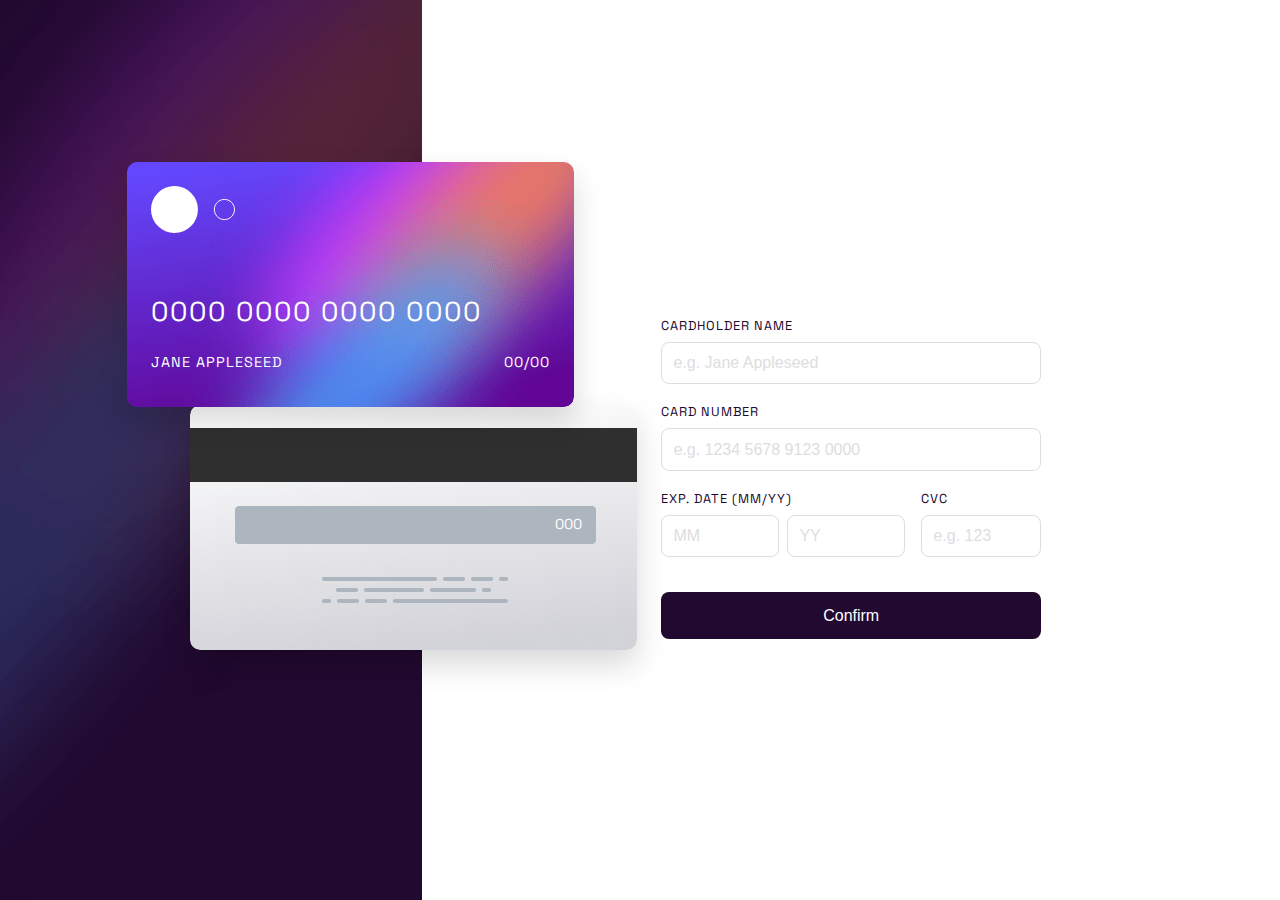
<file: index.html>
<!DOCTYPE html>
<html lang="en">
<head>
  <meta charset="UTF-8">
  <meta name="viewport" content="width=device-width, initial-scale=1.0">
  <link rel="icon" type="image/png" sizes="32x32" href="./images/favicon-32x32.png">
  <title>Frontend Mentor | Interactive card details form</title>
  <link rel="stylesheet" href="styles.css">
</head>
<body>

  <main class="container">
    <div class="card-display">
      <div class="card card-front">
        <img src="./images/card-logo.svg" alt="card logo" class="card-logo">
        <p class="card-number-display">0000 0000 0000 0000</p>
        <div class="card-details-display">
          <p class="card-name-display">Jane Appleseed</p>
          <p>
            <span class="card-exp-month-display">00</span>/<span class="card-exp-year-display">00</span></p>
        </div>
      </div>
      <div class="card card-back">
        <p class="card-cvc-display">000</p>
      </div>
    </div>

    <div class="form-section">
      <form id="card-form">
        <div class="form-group">
          <label for="cardholder-name">Cardholder Name</label>
          <input type="text" id="cardholder-name" placeholder="e.g. Jane Appleseed" required>
          <span class="error-message"></span>
        </div>
        <div class="form-group">
          <label for="card-number">Card Number</label>
          <input type="text" id="card-number" placeholder="e.g. 1234 5678 9123 0000" required maxlength="19">
          <span class="error-message"></span>
        </div>
        <div class="form-row">
          <div class="form-group">
            <label for="exp-month">Exp. Date (MM/YY)</label>
            <div class="expiry-inputs">
              <input type="text" id="exp-month" placeholder="MM" required maxlength="2">
              <input type="text" id="exp-year" placeholder="YY" required maxlength="2">
            </div>
            <span class="error-message"></span>
          </div>
          <div class="form-group">
            <label for="cvc">CVC</label>
            <input type="text" id="cvc" placeholder="e.g. 123" required maxlength="3">
            <span class="error-message"></span>
          </div>
        </div>
        <button type="submit" class="submit-btn">Confirm</button>
      </form>

      <div class="completed-state" style="display: none;">
        <img src="./images/icon-complete.svg" alt="Complete">
        <h2>Thank You!</h2>
        <p>We've added your card details</p>
        <button type="submit" class="submit-btn" id="continue-btn">Continue</button>
      </div>
    </div>
  </main>

  <script src="script.js"></script>
</body>
</html>
</file>
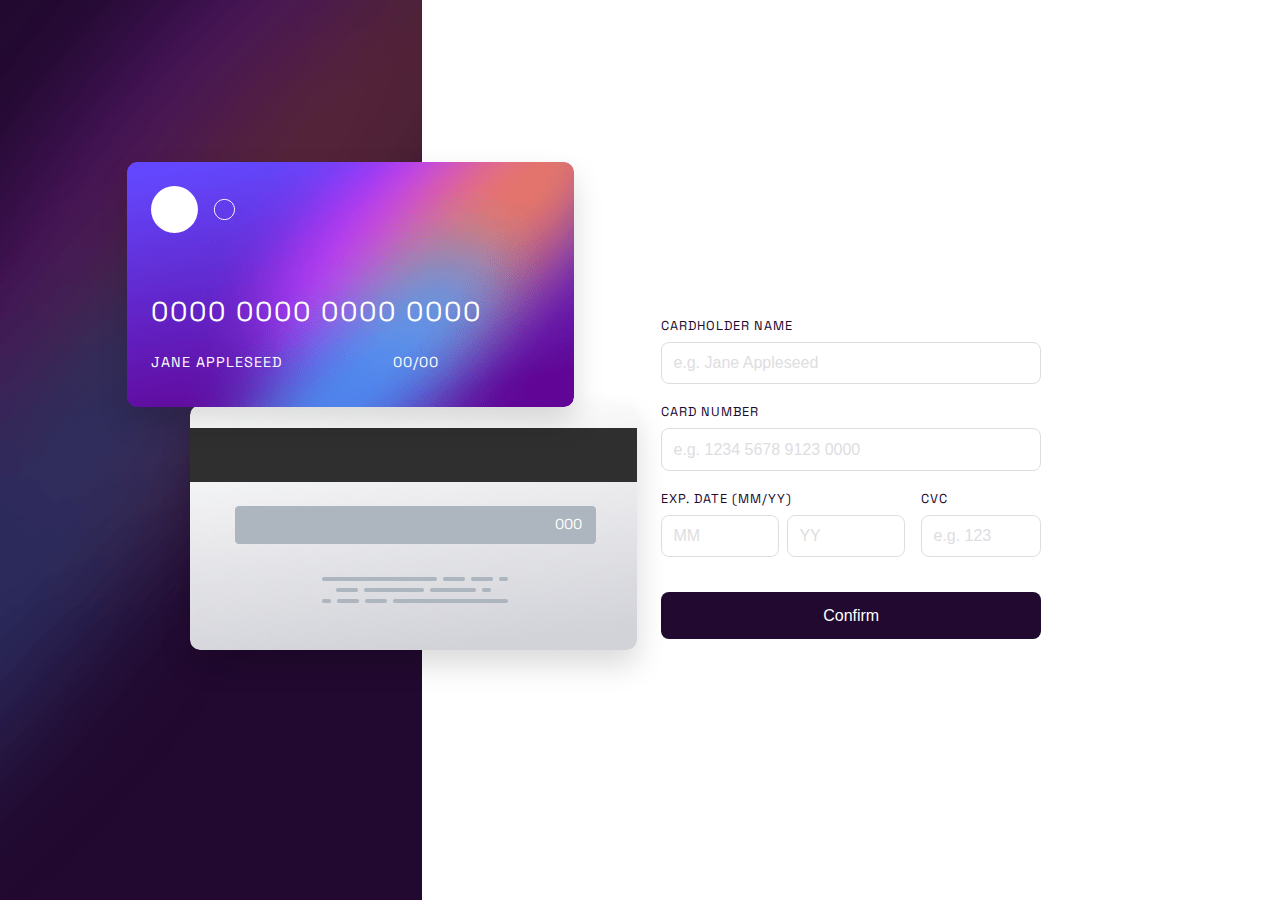
<file: interactive-card-details-form-main/index.html>
<!DOCTYPE html>
<html lang="en">
<head>
  <meta charset="UTF-8">
  <meta name="viewport" content="width=device-width, initial-scale=1.0">
  <link rel="icon" type="image/png" sizes="32x32" href="./images/favicon-32x32.png">
  <title>Frontend Mentor | Interactive card details form</title>
  <link rel="stylesheet" href="styles.css">
</head>
<body>

  <main class="container">
    <div class="card-display">
      <div class="card card-front">
        <img src="./images/card-logo.svg" alt="card logo" class="card-logo">
        <p class="card-number-display">0000 0000 0000 0000</p>
        <div class="card-details-display">
          <p class="card-name-display">Jane Appleseed</p>
          <p>
            <span class="card-exp-month-display">00</span>/<span class="card-exp-year-display">00</span></p>          </p>
        </div>
      </div>
      <div class="card card-back">
        <p class="card-cvc-display">000</p>
      </div>
    </div>

    <div class="form-section">
      <form id="card-form">
        <div class="form-group">
          <label for="cardholder-name">Cardholder Name</label>
          <input type="text" id="cardholder-name" placeholder="e.g. Jane Appleseed" required>
          <span class="error-message"></span>
        </div>
        <div class="form-group">
          <label for="card-number">Card Number</label>
          <input type="text" id="card-number" placeholder="e.g. 1234 5678 9123 0000" required maxlength="19">
          <span class="error-message"></span>
        </div>
        <div class="form-row">
          <div class="form-group">
            <label for="exp-month">Exp. Date (MM/YY)</label>
            <div class="expiry-inputs">
              <input type="text" id="exp-month" placeholder="MM" required maxlength="2">
              <input type="text" id="exp-year" placeholder="YY" required maxlength="2">
            </div>
            <span class="error-message"></span>
          </div>
          <div class="form-group">
            <label for="cvc">CVC</label>
            <input type="text" id="cvc" placeholder="e.g. 123" required maxlength="3">
            <span class="error-message"></span>
          </div>
        </div>
        <button type="submit" class="submit-btn">Confirm</button>
      </form>

      <div class="completed-state" style="display: none;">
        <img src="./images/icon-complete.svg" alt="Complete">
        <h2>Thank You!</h2>
        <p>We've added your card details</p>
        <button type="submit" class="submit-btn" id="continue-btn">Continue</button>
      </div>
    </div>
  </main>

  <script src="script.js"></script>
</body>
</html>
</file>
<file: styles.css>
@import url('https://fonts.googleapis.com/css2?family=Space+Grotesk:wght@500&display=swap');

:root {
  --primary-color-red: hsl(0, 100%, 66%);
  --neutral-white: hsl(0, 0%, 100%);
  --neutral-light-grayish-violet: hsl(270, 3%, 87%);
  --neutral-dark-grayish-violet: hsl(279, 6%, 55%);
  --neutral-very-dark-violet: hsl(278, 68%, 11%);
  --font-family: 'Space Grotesk', sans-serif;
  --font-size: 18px;
}

* {
  margin: 0;
  padding: 0;
  box-sizing: border-box;
}

body {
  font-family: var(--font-family);
  font-size: var(--font-size);
  min-height: 100vh;
}

.container {
  display: flex;
  flex-direction: column;
  min-height: 100vh;
}

.card-display {
  background-image: url('./images/bg-main-mobile.png');
  background-repeat: no-repeat;
  background-size: cover;
  height: 240px;
  position: relative;
  color: var(--neutral-white);
  padding: 1rem;
}

.card {
  width: 286px;
  height: 157px;
  position: absolute;
  background-size: contain;
  background-repeat: no-repeat;
  box-shadow: 0 15px 30px rgba(0,0,0,0.15);
  border-radius: 10px;
  padding: 1rem;
}

.card-front {
  background-image: url('./images/bg-card-front.png');
  top: 100px;
  left: 5%;
  z-index: 1;
}

.card-back {
  background-image: url('./images/bg-card-back.png');
  top: 30px;
  right: 5%;
}

.card-logo {
  width: 54px;
  margin-bottom: 2rem;
}

.card-number-display {
  font-size: 1.1rem;
  letter-spacing: 2px;
  margin-bottom: 1rem;
}

.card-details-display {
  display: flex;
  justify-content: space-between;
  font-size: 0.7rem;
  text-transform: uppercase;
  letter-spacing: 1px;
}

.card-cvc-display {
  position: absolute;
  top: 69px;
  right: 35px;
  font-size: 0.7rem;
}

.form-section {
  display: flex;
  align-items: center;
  justify-content: center;
  padding: 5rem 1.5rem 1.5rem;
}

form, .completed-state {
  width: 100%;
  max-width: 380px;
}

.form-group {
  margin-bottom: 1.2rem;
}

.form-group label {
  display: block;
  text-transform: uppercase;
  font-size: 0.8rem;
  letter-spacing: 1px;
  margin-bottom: 0.5rem;
  color: var(--neutral-very-dark-violet);
}

input {
  width: 100%;
  padding: 0.7rem;
  border-radius: 8px;
  border: 1px solid var(--neutral-light-grayish-violet);
  font-size: 1rem;
}

input::placeholder {
  color: var(--neutral-light-grayish-violet);
}

input:focus {
  outline: none;
  border-color: transparent;
  background-image: linear-gradient(to right, hsl(249, 99%, 64%), hsl(278, 94%, 30%));
  border-width: 1px;
  background-clip: padding-box, border-box;
  background-origin: padding-box, border-box;
}

.form-row {
  display: flex;
  gap: 1rem;
}

.expiry-inputs {
  display: flex;
  gap: 0.5rem;
}

.submit-btn {
  width: 100%;
  padding: 0.9rem;
  background-color: var(--neutral-very-dark-violet);
  color: var(--neutral-white);
  border: none;
  border-radius: 8px;
  font-size: 1rem;
  cursor: pointer;
  margin-top: 1rem;
}

.submit-btn:hover {
    opacity: 0.9;
}

.error-message {
  color: var(--primary-color-red);
  font-size: 0.75rem;
  margin-top: 0.3rem;
  display: none; 
}

input.error {
  border-color: var(--primary-color-red);
}

.completed-state {
    display: none; 
    text-align: center;
}

.completed-state img {
  width: 80px;
  height: 80px;
  margin-bottom: 2rem;
}

.completed-state h2 {
    text-transform: uppercase;
    color: var(--neutral-very-dark-violet);
    letter-spacing: 2px;
    margin-bottom: 1rem;
}

.completed-state p {
    color: var(--neutral-dark-grayish-violet);
    margin-bottom: 2rem;
}


@media (min-width: 1024px) {
  .container {
    flex-direction: row;
  }

  .card-display {
    width: 33%;
    height: auto;
    background-image: url('./images/bg-main-desktop.png');
    background-size: cover;
    
  }

  .form-section {
    width: 67%;
  }

  .card {
      width: 447px;
      height: 245px;
      padding: 1.5rem;
  }

  .card-front {
      top: 18%;
      left: 30%;
  }

  .card-back {
      top: 45%;
      left: 45%;
  }
  
  .card-logo {
      width: 84px;
      margin-bottom: 3.5rem;
  }
  
  .card-number-display {
      font-size: 1.7rem;
      margin-bottom: 1.5rem;
  }

  .card-details-display, .card-cvc-display {
      font-size: 0.9rem;
  }
  
  .card-cvc-display {
      top: 110px;
      right: 55px;
  }
}
</file>
<file: interactive-card-details-form-main/styles.css>
@import url('https://fonts.googleapis.com/css2?family=Space+Grotesk:wght@500&display=swap');

:root {
  --primary-color-red: hsl(0, 100%, 66%);
  --neutral-white: hsl(0, 0%, 100%);
  --neutral-light-grayish-violet: hsl(270, 3%, 87%);
  --neutral-dark-grayish-violet: hsl(279, 6%, 55%);
  --neutral-very-dark-violet: hsl(278, 68%, 11%);
  --font-family: 'Space Grotesk', sans-serif;
  --font-size: 18px;
}

* {
  margin: 0;
  padding: 0;
  box-sizing: border-box;
}

body {
  font-family: var(--font-family);
  font-size: var(--font-size);
  min-height: 100vh;
}

.container {
  display: flex;
  flex-direction: column;
  min-height: 100vh;
}

.card-display {
  background-image: url('./images/bg-main-mobile.png');
  background-repeat: no-repeat;
  background-size: cover;
  height: 240px;
  position: relative;
  color: var(--neutral-white);
  padding: 1rem;
}

.card {
  width: 286px;
  height: 157px;
  position: absolute;
  background-size: contain;
  background-repeat: no-repeat;
  box-shadow: 0 15px 30px rgba(0,0,0,0.15);
  border-radius: 10px;
  padding: 1rem;
}

.card-front {
  background-image: url('./images/bg-card-front.png');
  top: 100px;
  left: 5%;
  z-index: 1;
}

.card-back {
  background-image: url('./images/bg-card-back.png');
  top: 30px;
  right: 5%;
}

.card-logo {
  width: 54px;
  margin-bottom: 2rem;
}

.card-number-display {
  font-size: 1.1rem;
  letter-spacing: 2px;
  margin-bottom: 1rem;
}

.card-details-display {
  display: flex;
  justify-content: space-between;
  font-size: 0.7rem;
  text-transform: uppercase;
  letter-spacing: 1px;
}

.card-cvc-display {
  position: absolute;
  top: 69px;
  right: 35px;
  font-size: 0.7rem;
}

.form-section {
  display: flex;
  align-items: center;
  justify-content: center;
  padding: 5rem 1.5rem 1.5rem;
}

form, .completed-state {
  width: 100%;
  max-width: 380px;
}

.form-group {
  margin-bottom: 1.2rem;
}

.form-group label {
  display: block;
  text-transform: uppercase;
  font-size: 0.8rem;
  letter-spacing: 1px;
  margin-bottom: 0.5rem;
  color: var(--neutral-very-dark-violet);
}

input {
  width: 100%;
  padding: 0.7rem;
  border-radius: 8px;
  border: 1px solid var(--neutral-light-grayish-violet);
  font-size: 1rem;
}

input::placeholder {
  color: var(--neutral-light-grayish-violet);
}

input:focus {
  outline: none;
  border-color: transparent;
  background-image: linear-gradient(to right, hsl(249, 99%, 64%), hsl(278, 94%, 30%));
  border-width: 1px;
  background-clip: padding-box, border-box;
  background-origin: padding-box, border-box;
}

.form-row {
  display: flex;
  gap: 1rem;
}

.expiry-inputs {
  display: flex;
  gap: 0.5rem;
}

.submit-btn {
  width: 100%;
  padding: 0.9rem;
  background-color: var(--neutral-very-dark-violet);
  color: var(--neutral-white);
  border: none;
  border-radius: 8px;
  font-size: 1rem;
  cursor: pointer;
  margin-top: 1rem;
}

.submit-btn:hover {
    opacity: 0.9;
}

.error-message {
  color: var(--primary-color-red);
  font-size: 0.75rem;
  margin-top: 0.3rem;
  display: none; 
}

input.error {
  border-color: var(--primary-color-red);
}

.completed-state {
    display: none; 
    text-align: center;
}

.completed-state img {
  width: 80px;
  height: 80px;
  margin-bottom: 2rem;
}

.completed-state h2 {
    text-transform: uppercase;
    color: var(--neutral-very-dark-violet);
    letter-spacing: 2px;
    margin-bottom: 1rem;
}

.completed-state p {
    color: var(--neutral-dark-grayish-violet);
    margin-bottom: 2rem;
}


@media (min-width: 1024px) {
  .container {
    flex-direction: row;
  }

  .card-display {
    width: 33%;
    height: auto;
    background-image: url('./images/bg-main-desktop.png');
    background-size: cover;
    
  }

  .form-section {
    width: 67%;
  }

  .card {
      width: 447px;
      height: 245px;
      padding: 1.5rem;
  }

  .card-front {
      top: 18%;
      left: 30%;
  }

  .card-back {
      top: 45%;
      left: 45%;
  }
  
  .card-logo {
      width: 84px;
      margin-bottom: 3.5rem;
  }
  
  .card-number-display {
      font-size: 1.7rem;
      margin-bottom: 1.5rem;
  }

  .card-details-display, .card-cvc-display {
      font-size: 0.9rem;
  }
  
  .card-cvc-display {
      top: 110px;
      right: 55px;
  }
}
</file>
